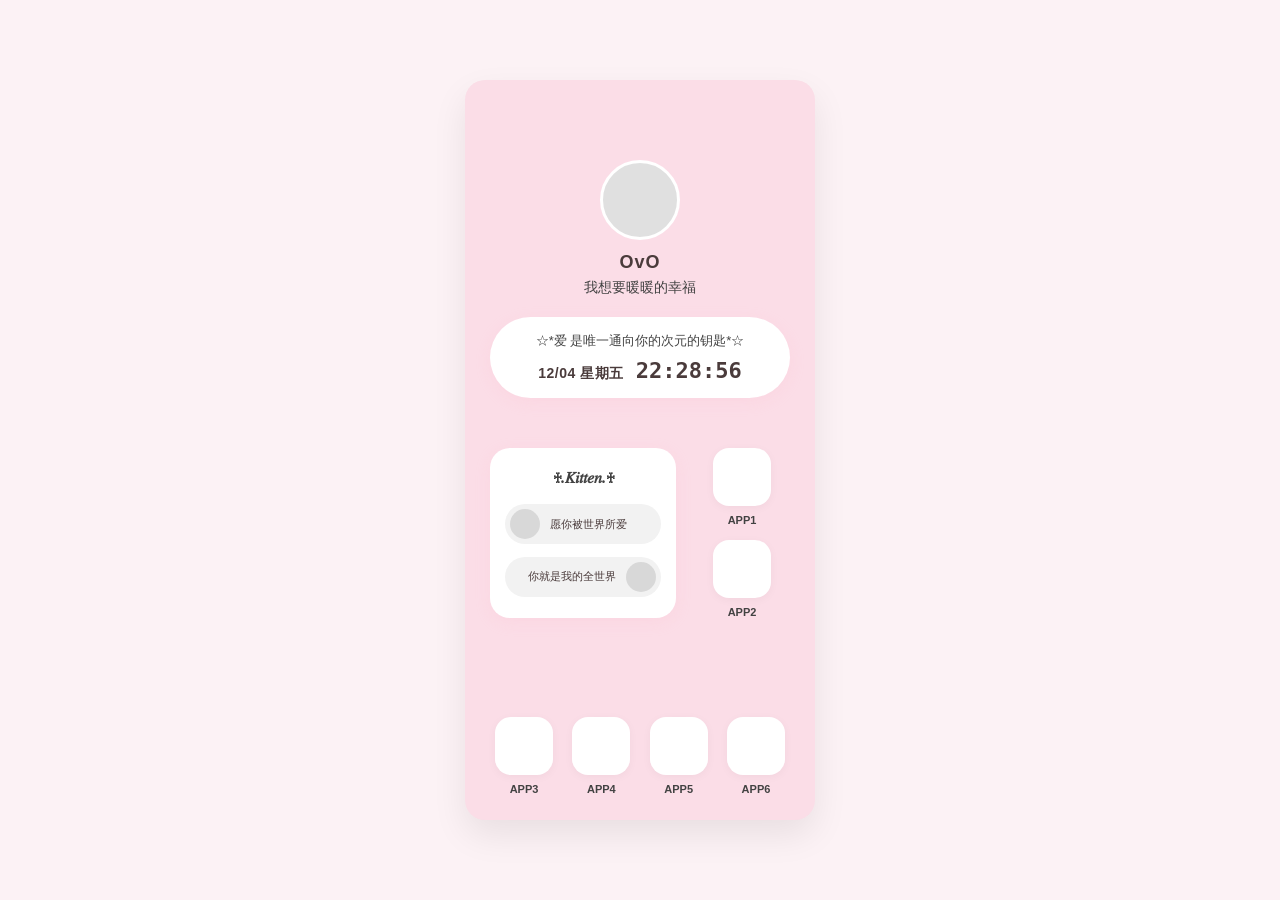
<file: index.html>
<!DOCTYPE html>
<html lang="zh-CN">
<head>
    <meta charset="UTF-8">
    <meta name="viewport" content="width=device-width, initial-scale=1.0, user-scalable=no">
    <meta name="application-name" content="情侣机">
    <title>情侣机</title>

    <link rel="manifest" href="manifest.json">
    <meta name="theme-color" content="#fcebf3">

    <link rel="stylesheet" href="css/base.css">
    <link rel="stylesheet" href="css/system-ui.css">    
    <link rel="stylesheet" href="css/desktop.css">

    <!-- 图标库 -->
    <link href="https://cdn.lineicons.com/4.0/lineicons.css" rel="stylesheet">

</head>
<body>
    <!-- 手机外壳容器 -->
    <div id="phone-container">
        <!-- 桌面主屏幕 -->
        <div id="desktop">
            
            <!-- 顶部：个人信息区 -->
            <div class="profile-section">
                <div class="avatar"></div>
                <h1 class="username">OvO</h1>
                <p class="motto">我想要暖暖的幸福</p>
            </div>

            <!-- 小组件：时间和问候 -->
            <div class="widget time-widget">
                <p class="quote">☆*爱 是唯一通向你的次元的钥匙*☆</p>
                <div class="datetime">
                    <span class="date">01/01 星期一</span>
                    <span class="time">00:00:00</span>
                </div>
            </div>

            <!-- 中间部分：左侧小组件 + 右侧APP -->
            <div class="middle-section">
                <!-- 左侧：Kitten 小组件 -->
                <div class="widget kitten-widget">
                    <h2 class="kitten-title">♰.𝐾𝑖𝑡𝑡𝑒𝑛.♰</h2>
                    <div class="kitten-item">
                        <span class="dot"></span>
                        <span class="text">愿你被世界所爱</span>
                    </div>
                    <div class="kitten-item">
                        <span class="text">你就是我的全世界</span>
                        <span class="dot"></span>
                    </div>
                </div>

                <!-- 右侧：侧边APP -->
                <div class="side-apps">
                    <div class="app-icon" data-app="app1">
                        <div class="icon-box"></div>
                        <span class="app-name">APP1</span>
                    </div>
                    <div class="app-icon" data-app="app2">
                        <div class="icon-box"></div>
                        <span class="app-name">APP2</span>
                    </div>
                </div>
            </div>

            <!-- 底部：固定停靠栏 (Dock) -->
            <div class="dock">
                <div class="app-icon" data-app="app3">
                    <div class="icon-box"></div>
                    <span class="app-name">APP3</span>
                </div>
                <div class="app-icon" data-app="app4">
                    <div class="icon-box"></div>
                    <span class="app-name">APP4</span>
                </div>
                <div class="app-icon" data-app="app5">
                    <div class="icon-box"></div>
                    <span class="app-name">APP5</span>
                </div>
                <div class="app-icon" data-app="app6">
                    <div class="icon-box"></div>
                    <span class="app-name">APP6</span>
                </div>
            </div>

        </div>

                <!-- APP 容器（默认隐藏） -->
        <div id="app-container" class="hidden"></div>
    </div>
<script type="module" src="./js/main.js"></script>
</body>
</html>
</file>
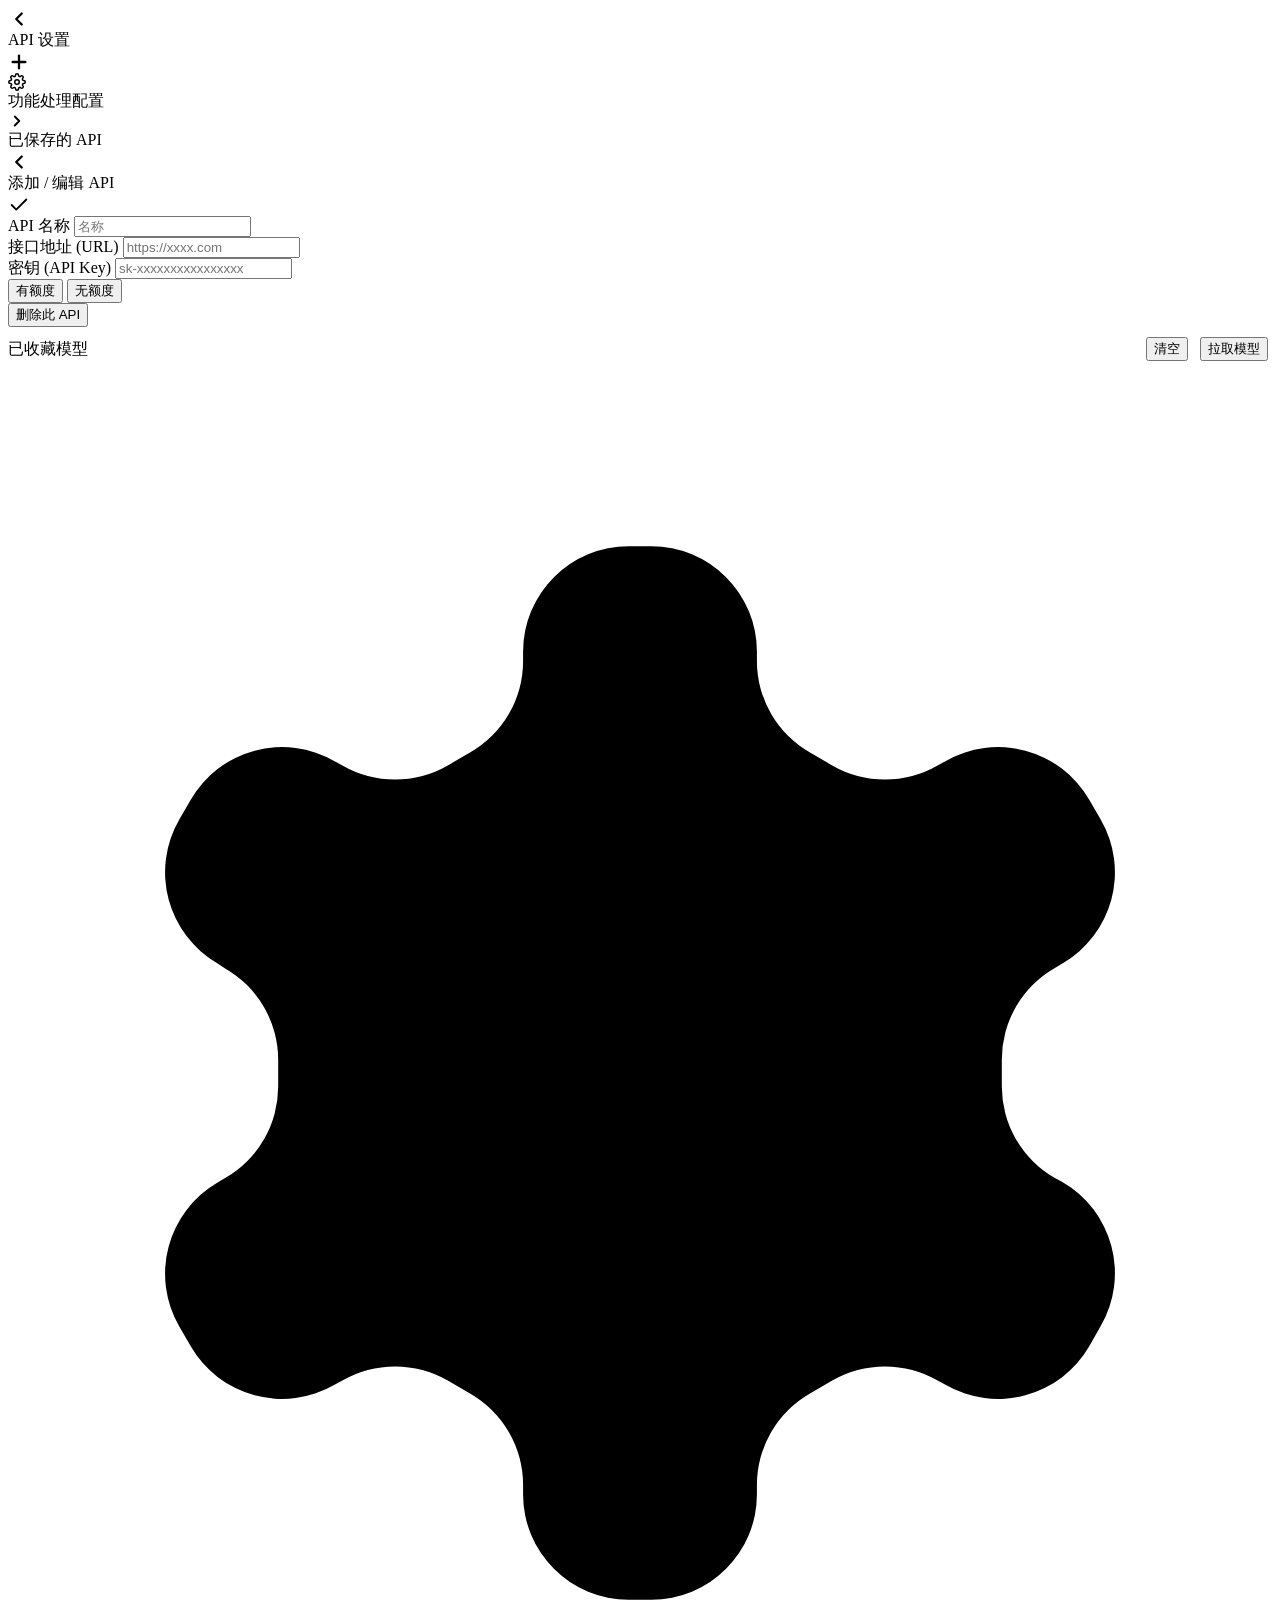
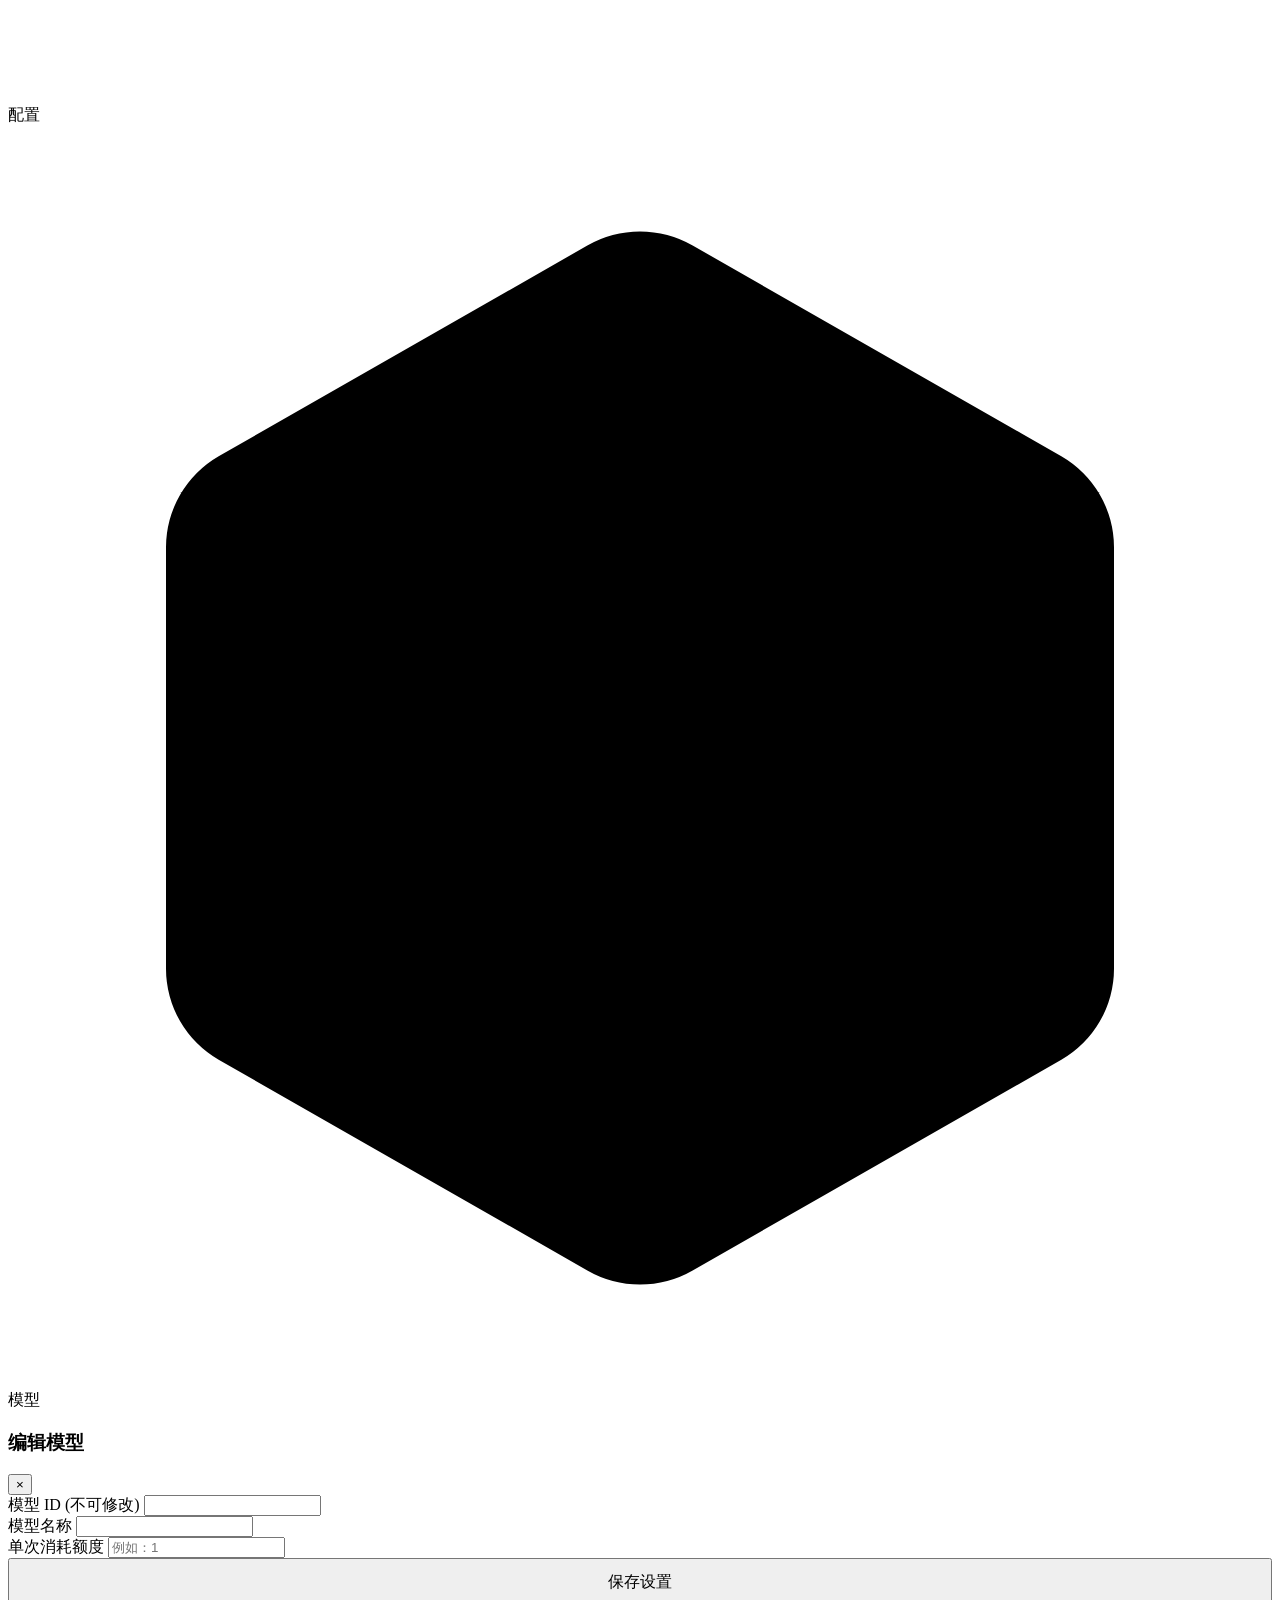
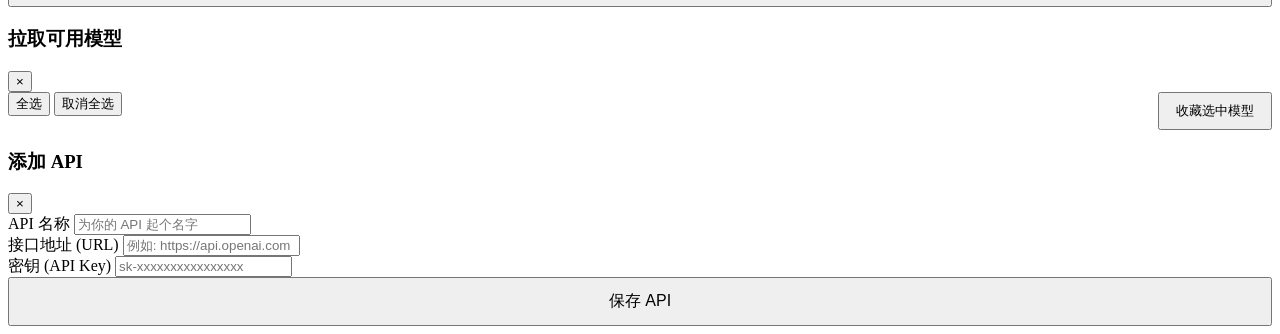
<file: apps/app1/index.html>
<body>
<!-- API 设置主界面 -->
<div id="api-main-view" class="app-view active">
    
    <!-- 1. 标题栏 (复用 system-ui.css 的基础样式) -->
    <div class="sys-app-header">
        <div class="sys-header-btn" id="btn-back">
            <svg viewBox="0 0 24 24" width="22" height="22" stroke="currentColor" stroke-width="2.5" fill="none" stroke-linecap="round" stroke-linejoin="round"><polyline points="15 18 9 12 15 6"></polyline></svg>
        </div>
        <div class="sys-header-title">API 设置</div>
        <div class="sys-header-btn" id="btn-add-api">
            <svg viewBox="0 0 24 24" width="22" height="22" stroke="currentColor" stroke-width="2.5" fill="none" stroke-linecap="round" stroke-linejoin="round"><line x1="12" y1="5" x2="12" y2="19"></line><line x1="5" y1="12" x2="19" y2="12"></line></svg>
        </div>
    </div>

    <!-- 2. 内容区域 -->
    <div class="sys-app-content sys-content-padding">
        
        <!-- 【功能配置】 大按键 -->
        <div class="config-btn-card" id="btn-feature-config">
            <div class="config-btn-left">
                <div class="config-icon">
                    <svg viewBox="0 0 24 24" width="18" height="18" stroke="currentColor" stroke-width="2" fill="none" stroke-linecap="round" stroke-linejoin="round"><circle cx="12" cy="12" r="3"></circle><path d="M19.4 15a1.65 1.65 0 0 0 .33 1.82l.06.06a2 2 0 0 1 0 2.83 2 2 0 0 1-2.83 0l-.06-.06a1.65 1.65 0 0 0-1.82-.33 1.65 1.65 0 0 0-1 1.51V21a2 2 0 0 1-2 2 2 2 0 0 1-2-2v-.09A1.65 1.65 0 0 0 9 19.4a1.65 1.65 0 0 0-1.82.33l-.06.06a2 2 0 0 1-2.83 0 2 2 0 0 1 0-2.83l.06-.06a1.65 1.65 0 0 0 .33-1.82 1.65 1.65 0 0 0-1.51-1H3a2 2 0 0 1-2-2 2 2 0 0 1 2-2h.09A1.65 1.65 0 0 0 4.6 9a1.65 1.65 0 0 0-.33-1.82l-.06-.06a2 2 0 0 1 0-2.83 2 2 0 0 1 2.83 0l.06.06a1.65 1.65 0 0 0 1.82.33H9a1.65 1.65 0 0 0 1-1.51V3a2 2 0 0 1 2-2 2 2 0 0 1 2 2v.09a1.65 1.65 0 0 0 1 1.51 1.65 1.65 0 0 0 1.82-.33l.06-.06a2 2 0 0 1 2.83 0 2 2 0 0 1 0 2.83l-.06.06a1.65 1.65 0 0 0-.33 1.82V9a1.65 1.65 0 0 0 1.51 1H21a2 2 0 0 1 2 2 2 2 0 0 1-2 2h-.09a1.65 1.65 0 0 0-1.51 1z"></path></svg>
                </div>
                <span class="config-text">功能处理配置</span>
            </div>
            <div class="config-btn-right">
                <svg viewBox="0 0 24 24" width="18" height="18" stroke="currentColor" stroke-width="2.5" fill="none" stroke-linecap="round" stroke-linejoin="round"><polyline points="9 18 15 12 9 6"></polyline></svg>
            </div>
        </div>

        <!-- 小标题 -->
        <div class="section-title">已保存的 API</div>

        <!-- 3. 已保存的 API 列表 -->
        <div class="api-list">
            
        </div>
    </div>
</div>

<!-- ================== API 编辑/添加视图 ================== -->
<div id="api-edit-view" class="app-view">
    
    <!-- 1. 标题栏 -->
    <div class="sys-app-header">
        <div class="sys-header-btn" id="btn-edit-back">
            <svg viewBox="0 0 24 24" width="22" height="22" stroke="currentColor" stroke-width="2.5" fill="none" stroke-linecap="round" stroke-linejoin="round"><polyline points="15 18 9 12 15 6"></polyline></svg>
        </div>
        <div class="sys-header-title" id="api-view-title">添加 / 编辑 API</div>
        <div class="sys-header-btn" id="btn-edit-save">
            <svg width="22" height="22" viewBox="0 0 24 24" fill="none" stroke="currentColor" stroke-width="2" stroke-linecap="round" stroke-linejoin="round"><path d="M20 6 9 17l-5-5"/></svg>
        </div>
    </div>

    <!-- 2. 内容区域 (增加了底部 padding 防止被导航栏遮挡) -->
    <div class="sys-app-content sys-content-padding" style="padding-bottom: 80px;">
        
        <!-- ================= Tab 1: 配置界面 ================= -->
        <div id="tab-config" class="edit-tab active">
            <!-- 基础信息输入区 -->
            <div class="edit-form-group">
                <label>API 名称</label>
                <input type="text" class="cute-input" placeholder="名称">
            </div>
            <div class="edit-form-group">
                <label>接口地址 (URL)</label>
                <input type="text" class="cute-input" placeholder="https://xxxx.com">
            </div>
            <div class="edit-form-group">
                <label>密钥 (API Key)</label>
                <input type="password" class="cute-input" placeholder="sk-xxxxxxxxxxxxxxxx">
            </div>

            <!-- 状态切换 -->
            <div class="edit-form-row">
                <div class="quota-toggle">
                    <button class="quota-btn active">有额度</button>
                    <button class="quota-btn">无额度</button>
                </div>
            </div>

            <!-- 底部危险操作区 -->
            <div class="delete-zone">
                <button class="cute-btn-danger">删除此 API</button>
            </div>
        </div>

        <!-- ================= Tab 2: 模型界面 ================= -->
        <div id="tab-models" class="edit-tab">
            
            <div class="section-title" style="display: flex; justify-content: space-between; align-items: center; margin-right: 4px; margin-top: 10px;">
                <span>已收藏模型</span>
                <div>
                    <button id="btn-clear-models" class="cute-btn-small-danger" style="margin-right: 8px;">清空</button>
                    <button id="btn-pull-models" class="cute-btn-small">拉取模型</button>
                </div>
            </div>
            
            <!-- 极简版卡片：支持左滑删除 -->
            <div class="model-list">
                
            </div>
        </div>

    </div>

    <!-- 3. 底部操作栏 (Tab 切换) -->
    <div class="edit-bottom-nav">
        <div class="nav-item active" data-target="tab-config">
            <svg viewBox="0 0 24 24"><path d="M12.22 2h-.44a2 2 0 0 0-2 2v.18a2 2 0 0 1-1 1.73l-.43.25a2 2 0 0 1-2 0l-.15-.08a2 2 0 0 0-2.73.73l-.22.38a2 2 0 0 0 .73 2.73l.15.1a2 2 0 0 1 1 1.72v.51a2 2 0 0 1-1 1.74l-.15.09a2 2 0 0 0-.73 2.73l.22.38a2 2 0 0 0 2.73.73l.15-.08a2 2 0 0 1 2 0l.43.25a2 2 0 0 1 1 1.73V20a2 2 0 0 0 2 2h.44a2 2 0 0 0 2-2v-.18a2 2 0 0 1 1-1.73l.43-.25a2 2 0 0 1 2 0l.15.08a2 2 0 0 0 2.73-.73l.22-.39a2 2 0 0 0-.73-2.73l-.15-.08a2 2 0 0 1-1-1.74v-.5a2 2 0 0 1 1-1.74l.15-.09a2 2 0 0 0 .73-2.73l-.22-.38a2 2 0 0 0-2.73-.73l-.15.08a2 2 0 0 1-2 0l-.43-.25a2 2 0 0 1-1-1.73V4a2 2 0 0 0-2-2z"></path><circle cx="12" cy="12" r="3"></circle></svg>
            <span>配置</span>
        </div>
        <div class="nav-item" data-target="tab-models">
            <svg viewBox="0 0 24 24"><path d="M21 16V8a2 2 0 0 0-1-1.73l-7-4a2 2 0 0 0-2 0l-7 4A2 2 0 0 0 3 8v8a2 2 0 0 0 1 1.73l7 4a2 2 0 0 0 2 0l7-4A2 2 0 0 0 21 16z"></path><polyline points="3.27 6.96 12 12.01 20.73 6.96"></polyline><line x1="12" y1="22.08" x2="12" y2="12"></line></svg>
            <span>模型</span>
        </div>
    </div>
</div>

<!-- ================== 模型编辑弹窗 (Modal) ================== -->
<div id="model-modal" class="modal-overlay">
    <div class="modal-content">
        <div class="modal-header">
            <h3>编辑模型</h3>
            <button class="close-btn" onclick="closeModelModal()">×</button>
        </div>
        <div class="modal-body">
            <div class="edit-form-group">
                <label>模型 ID (不可修改)</label>
                <!-- 增加了 readonly 属性 -->
                <input type="text" id="modal-model-id" class="cute-input" readonly>
            </div>
            <div class="edit-form-group">
                <label>模型名称</label>
                <input type="text" id="modal-model-name" class="cute-input">
            </div>
            <div class="edit-form-group">
                <label>单次消耗额度</label>
                <!-- 改成了数字输入框 -->
                <input type="number" id="modal-model-cost" class="cute-input" placeholder="例如：1" min="0">
            </div>
        </div>
        <div class="modal-footer">
            <button class="cute-btn-small" style="width: 100%; padding: 12px; font-size: 1rem;" onclick="closeModelModal()">保存设置</button>
        </div>
    </div>
</div>

<!-- ================== 拉取模型弹窗 (新增) ================== -->
<div id="pull-model-modal" class="modal-overlay">
    <div class="modal-content">
        <div class="modal-header">
            <h3>拉取可用模型</h3>
            <button class="close-btn" onclick="closePullModelModal()">×</button>
        </div>
        <div class="modal-body" id="pull-model-list-container">
            <!-- 模型列表将通过 JS 动态插入到这里 -->
        </div>
        <div class="modal-footer" style="display: flex; justify-content: space-between;">
            <div class="pull-model-actions">
                <button id="btn-select-all" class="cute-btn-small-link">全选</button>
                <button id="btn-deselect-all" class="cute-btn-small-link">取消全选</button>
            </div>
            <button id="btn-collect-selected" class="cute-btn-small" style="padding: 8px 16px;">收藏选中模型</button>
        </div>
    </div>
</div>

<!-- ================== 添加 API 弹窗 (新增) ================== -->
<div id="add-api-modal" class="modal-overlay">
    <div class="modal-content">
        <div class="modal-header">
            <h3>添加 API</h3>
            <button id="btn-close-add-modal" class="close-btn">×</button>
        </div>
        <div class="modal-body">
            <div class="edit-form-group">
                <label>API 名称</label>
                <input type="text" id="add-api-name" class="cute-input" placeholder="为你的 API 起个名字">
            </div>
            <div class="edit-form-group">
                <label>接口地址 (URL)</label>
                <input type="text" id="add-api-url" class="cute-input" placeholder="例如: https://api.openai.com">
            </div>
            <div class="edit-form-group">
                <label>密钥 (API Key)</label>
                <input type="password" id="add-api-key" class="cute-input" placeholder="sk-xxxxxxxxxxxxxxxx">
            </div>
        </div>
        <div class="modal-footer">
            <button id="btn-save-new-api" class="cute-btn-small" style="width: 100%; padding: 12px; font-size: 1rem;">保存 API</button>
        </div>
    </div>
</div>

</body>
</file>
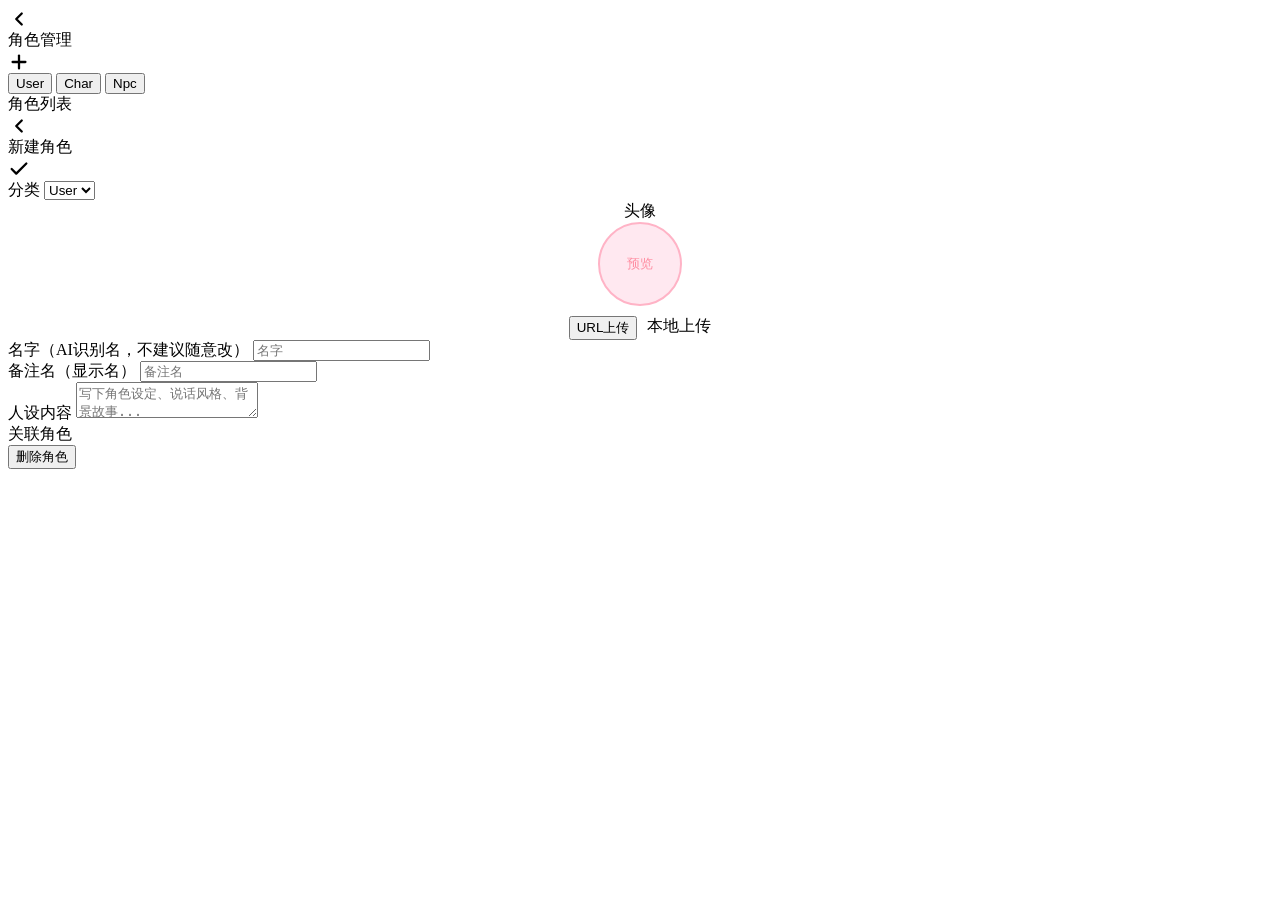
<file: apps/app2/index.html>
<body>
<div id="role-main-view" class="app-view active">
    <div class="sys-app-header">
        <div class="sys-header-btn" id="btn-main-back" aria-label="返回">
            <svg viewBox="0 0 24 24" width="22" height="22" stroke="currentColor" stroke-width="2.5" fill="none" stroke-linecap="round" stroke-linejoin="round">
                <polyline points="15 18 9 12 15 6"></polyline>
            </svg>
        </div>
        <div class="sys-header-title">角色管理</div>
        <div class="sys-header-btn" id="btn-main-add" aria-label="新建">
            <svg viewBox="0 0 24 24" width="22" height="22" stroke="currentColor" stroke-width="2.5" fill="none" stroke-linecap="round" stroke-linejoin="round">
                <line x1="12" y1="5" x2="12" y2="19"></line>
                <line x1="5" y1="12" x2="19" y2="12"></line>
            </svg>
        </div>
    </div>

    <div class="sys-app-content sys-content-padding">
        <div class="category-tabs" id="category-tabs">
            <button class="category-tab active" data-category="User">User</button>
            <button class="category-tab" data-category="Char">Char</button>
            <button class="category-tab" data-category="Npc">Npc</button>
        </div>

        <div class="section-title">角色列表</div>
        <div id="role-list" class="role-list"></div>
    </div>
</div>

<div id="role-edit-view" class="app-view">
    <div class="sys-app-header">
        <div class="sys-header-btn" id="btn-edit-back" aria-label="返回">
            <svg viewBox="0 0 24 24" width="22" height="22" stroke="currentColor" stroke-width="2.5" fill="none" stroke-linecap="round" stroke-linejoin="round">
                <polyline points="15 18 9 12 15 6"></polyline>
            </svg>
        </div>
        <div class="sys-header-title" id="edit-view-title">新建角色</div>
        <div class="sys-header-btn" id="btn-edit-save" aria-label="保存">
            <svg viewBox="0 0 24 24" width="22" height="22" stroke="currentColor" stroke-width="2.5" fill="none" stroke-linecap="round" stroke-linejoin="round">
                <path d="M20 6 9 17l-5-5"></path>
            </svg>
        </div>
    </div>

    <div class="sys-app-content sys-content-padding" style="padding-bottom: 90px;">
        <div class="edit-form-group">
            <label for="field-category">分类</label>
            <select id="field-category" class="cute-input">
                <option value="User">User</option>
                <option value="Char">Char</option>
                <option value="Npc">Npc</option>
            </select>
        </div>

<!-- 头像部分修改 -->
<div class="edit-form-group" style="text-align: center;">
    <label style="text-align: left;">头像</label>
    <div id="avatar-preview" style="width: 80px; height: 80px; border-radius: 50%; background: #ffe8f0; margin: 0 auto 10px; display: flex; align-items: center; justify-content: center; overflow: hidden; border: 2px solid #ffb3c6;">
        <span class="avatar-placeholder" style="color: #ff8da1; font-size: 0.8rem;">预览</span>
    </div>
    <div style="display: flex; justify-content: center; gap: 10px;">
        <button type="button" id="btn-url-upload" class="cute-btn-small">URL上传</button>
        <label class="cute-btn-small" style="cursor: pointer; margin: 0; box-sizing: border-box;">
            本地上传
            <input type="file" id="field-avatar-file" accept="image/*" hidden>
        </label>
    </div>
    <!-- 隐藏保存头像值的 input -->
    <input id="field-avatar" type="hidden">
</div>

        <div class="edit-form-group">
            <label for="field-name">名字（AI识别名，不建议随意改）</label>
            <input id="field-name" class="cute-input" type="text" placeholder="名字">
        </div>

        <div class="edit-form-group">
            <label for="field-alias">备注名（显示名）</label>
            <input id="field-alias" class="cute-input" type="text" placeholder="备注名">
        </div>

        <div class="edit-form-group">
            <label for="field-persona">人设内容</label>
            <textarea id="field-persona" class="cute-input cute-textarea" placeholder="写下角色设定、说话风格、背景故事..."></textarea>
        </div>

<div id="npc-relations-panel" class="npc-panel">
    <div class="npc-panel-header">
        <span id="npc-panel-title">关联角色</span>
        <button id="btn-add-relation" class="cute-btn-small" type="button" style="display: none;">新增 NPC</button>
    </div>
    <div id="relations-list" class="relations-list"></div>
</div>

        <div class="delete-zone">
            <button id="btn-delete-role" class="cute-btn-danger" type="button">删除角色</button>
        </div>
    </div>
</div>
</body>
</file>
<file: css/base.css>
/* css/base.css */

/* 全局重置 */
* {
    margin: 0;
    padding: 0;
    box-sizing: border-box;
}

html, body {
    height: 100%;
    width: 100%;
    overflow: hidden;
    position: fixed;
}

body {
    background-color: #fcf2f5; 
    display: flex;
    justify-content: center;
    align-items: center;
    font-family: 'Segoe UI', Tahoma, Geneva, Verdana, sans-serif;
    padding: 20px;
}

/* 手机外壳容器 */
#phone-container {
    width: 350px;
    height: 740px;
    background-color: #fbdde7; 
    border-radius: 20px;
    box-shadow: 0 15px 35px rgba(0, 0, 0, 0.08); /* 边缘柔和的立体阴影 */
    position: relative;
    overflow: hidden;
    display: flex;
    flex-direction: column;
    
}

/* APP容器 */
#app-container {
    flex: 1;
    display: flex;
    flex-direction: column;
    width: 100%;
    overflow: hidden;
    position: relative;
}
</file>
<file: css/system-ui.css>
/* 系统UI样式 */
/* 标题栏 */
.sys-app-header {
    height: 60px;
    background-color: #ffb7d2;
    display: flex;
    justify-content: space-between;
    align-items: center;
    padding: 0 15px;
    color: white;
    flex-shrink: 0;
}

.sys-header-btn {
    font-size: 1.2rem;
    cursor: pointer;
    width: 30px;
    height: 30px;
    display: flex;
    align-items: center;
    justify-content: center;
}

.sys-header-title {
    font-size: 1.1rem;
    font-weight: bold;
    letter-spacing: 1px;
}

/* 内容背景 */
.sys-app-content {
    flex: 1;
    background-color: #fff0f5;
    overflow-y: auto;
    position: relative;
    width: 100%;
    min-height: 0;
}

/* 全局通用 APP 视图状态 */
/* 视图显示隐藏控制（配合单页应用切换） */
.app-view {
    display: none;
    flex: 1;
    flex-direction: column;
    min-height: 0; /* 🌟 关键：防止被长列表撑破外层容器 */
    height: 100%;
    overflow: hidden;
}

.app-view.active {
    display: flex;
}

/* 全局通用内容区内边距 */
.sys-content-padding {
    padding: 20px;
    box-sizing: border-box;
}
</file>
<file: css/desktop.css>
/* css/desktop.css */

#desktop {
    display: flex;
    flex-direction: column;
    height: 100%;
    padding: 35px 25px 25px 25px; /* 把内边距加在这里，专属于桌面！ */
    box-sizing: border-box; /* 确保内边距不会撑破 100% 高度 */
}

/* --- 顶部个人信息区 --- */
.profile-section {
    display: flex;
    flex-direction: column;
    align-items: center;
    margin-top: 45px;
    margin-bottom: 20px;
}

.avatar {
    width: 80px;
    height: 80px;
    background-color: #e0e0e0; /* 默认灰色占位，后期可放图片 */
    border-radius: 50%;
    border: 3px solid #ffffff;
    margin-bottom: 12px;
}

.username {
    font-size: 18px;
    font-weight: bold;
    color: #4a3b3b;
    margin-bottom: 6px;
    letter-spacing: 1px;
}

.motto {
    font-size: 14px;
    color: #424242;
}

/* --- 小组件通用样式 --- */
.widget {
    background-color: #ffffff;
    box-shadow: 0 4px 15px rgba(255, 192, 203, 0.2);
}

/* --- 时间小组件 --- */
.time-widget {
    border-radius: 50px;
    padding: 15px 20px;
    text-align: center;
    margin-bottom: 50px;
}

.quote {
    font-size: 13px;
    color: #424242;
    margin-bottom: 8px;
}

.datetime {
    display: flex;
    justify-content: center;
    align-items: baseline;
    gap: 12px;
}

.date {
    font-size: 14px;
    font-weight: 600;
    color: #4a3b3b;
    letter-spacing: 0.5px;
}

.time {
    font-size: 22px;
    font-weight: bold;
    color: #4a3b3b;
    font-family: monospace;

}

/* --- 中间区域 (左小组件 + 右APP) --- */
.middle-section {
    display: flex;
    justify-content: space-between;
    height: 170px;
}

/* 左侧：Kitten 小组件 */
.kitten-widget {
    border-radius: 20px;
    padding: 15px;
    width: 62%;
    display: flex;
    flex-direction: column;
    justify-content: space-around;
}

.kitten-title {
    text-align: center;
    font-size: 16px;
    font-weight: 800;
    font-family: bold;
    color: #424242;
    margin-bottom: 5px;
}

.kitten-item {
    background-color: #f2f2f2;
    border-radius: 20px;
    padding: 5px;
    display: flex;
    align-items: center;
    gap: 10px;
}

.kitten-widget .kitten-item:last-of-type {
    justify-content: flex-end;
}


.dot {
    width: 30px;
    height: 30px;
    background-color: #d8d8d8;
    border-radius: 50%;
}

.kitten-item .text {
    font-size: 11px;
    color: #4a3b3b;
}

/* 右侧：侧边APP列表 */
.side-apps {
    width: 32%;
    display: flex;
    flex-direction: column;
    justify-content: space-between;
    align-items: center;
}

/* --- APP 图标通用样式 --- */
.app-icon {
    display: flex;
    flex-direction: column;
    align-items: center;
    gap: 8px;
    cursor: pointer;
    transition: transform 0.2s ease;
}

.app-icon:active {
    transform: scale(0.95);
}

.icon-box {
    width: 58px;
    height: 58px;
    background-color: #ffffff;
    border-radius: 16px;
    box-shadow: 0 2px 10px rgba(0, 0, 0, 0.04);
}

.app-name {
    font-size: 11px;
    font-weight: bold;
    color: #424242;
}

/* --- 底部 Dock 栏 --- */
.dock {
    display: flex;
    justify-content: space-between;
    margin-top: auto;
    padding: 0 5px;
}

/* --- APP 容器动画效果 (解决 FOUC 闪烁) --- */
#app-container {
    opacity: 0; /* 默认全透明 */
    transition: opacity 0.3s ease; /* 添加 0.3 秒的淡入动画 */
}

/* 当加上 .show 类名时显示 */
#app-container.show {
    opacity: 1;
}
</file>
